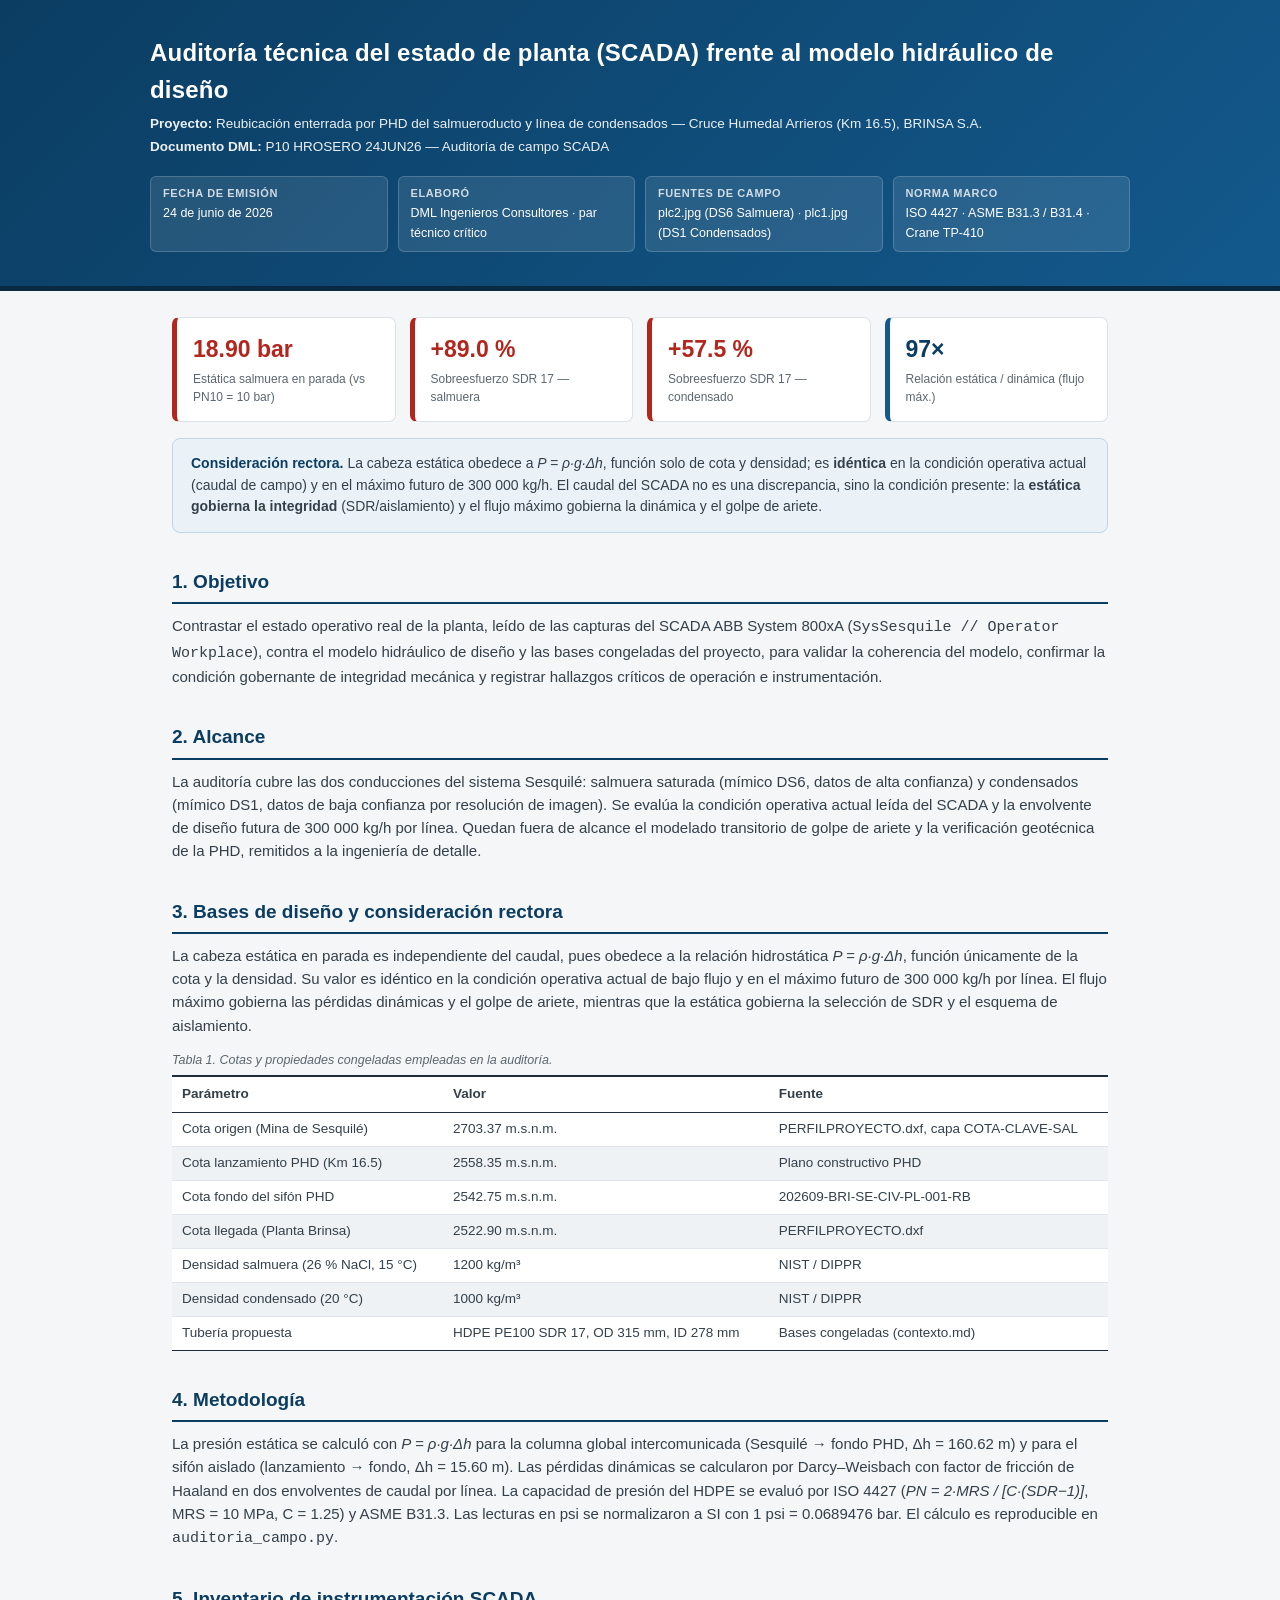
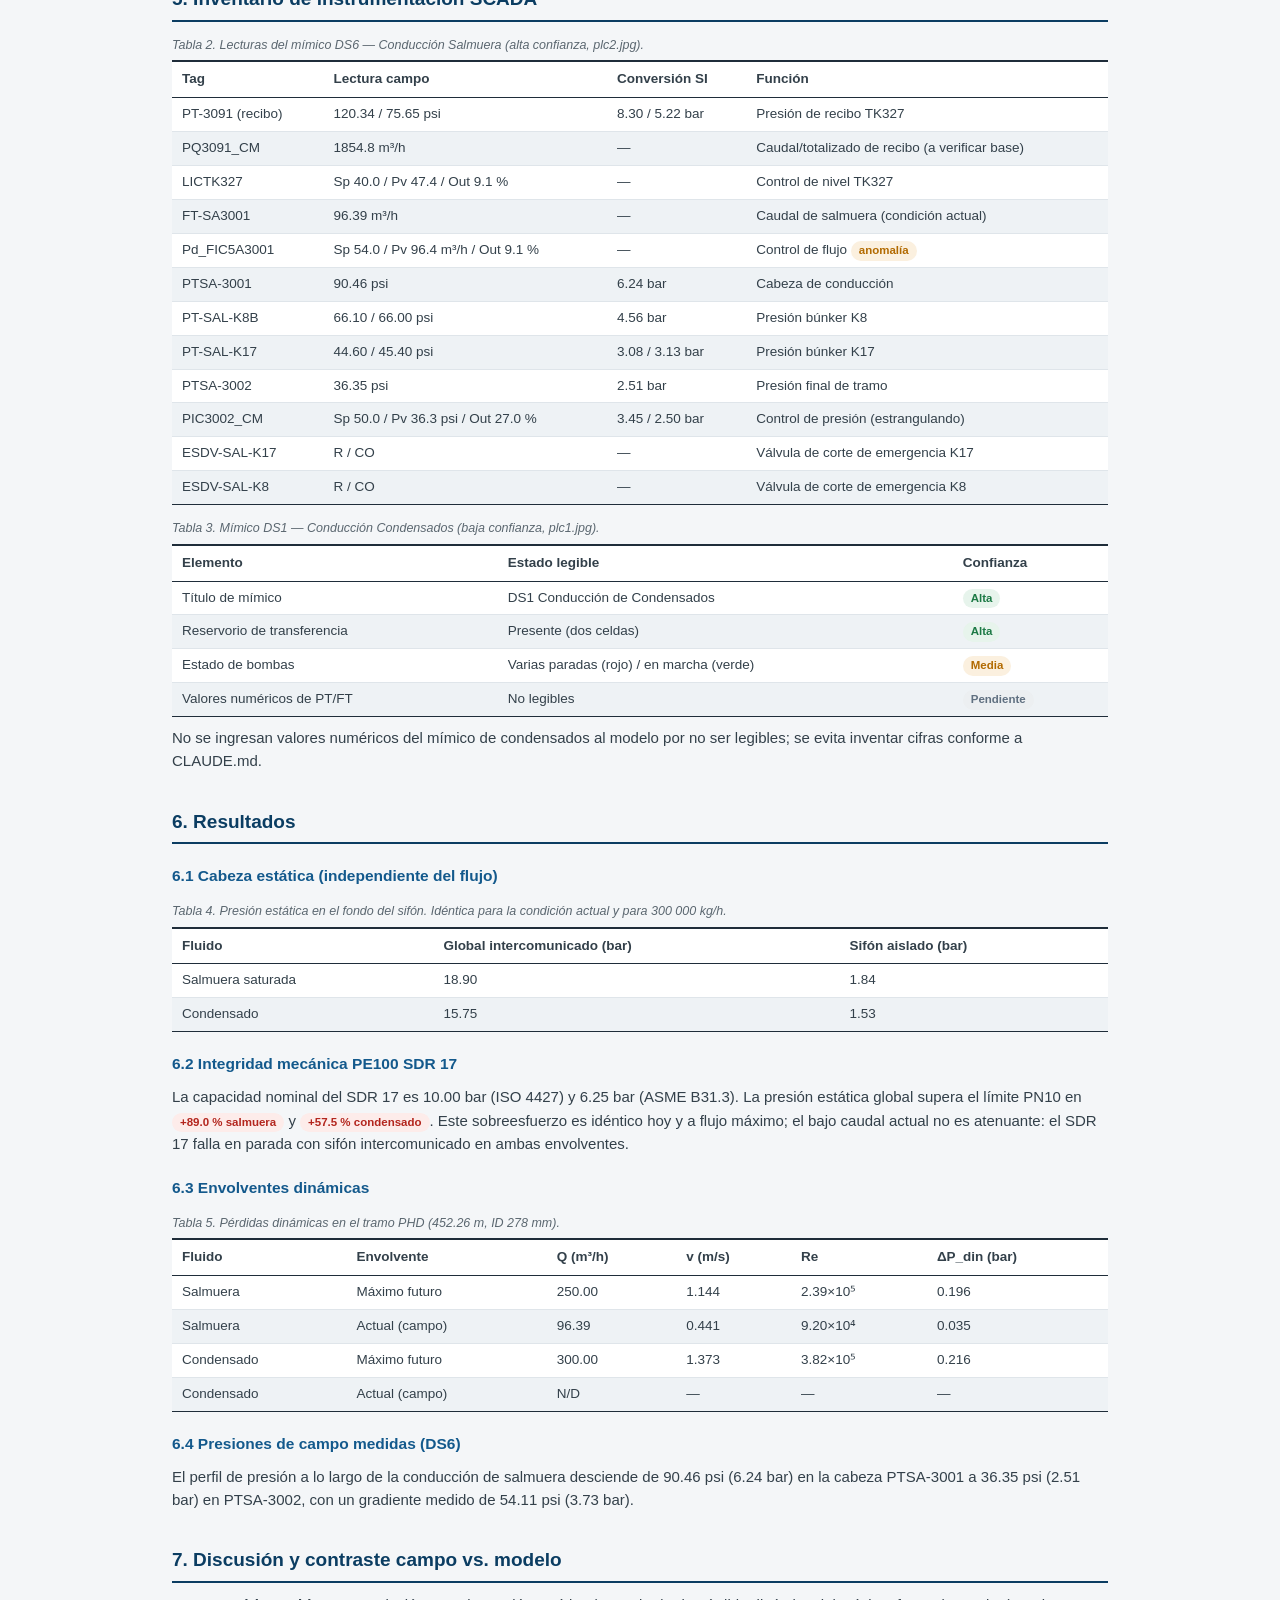
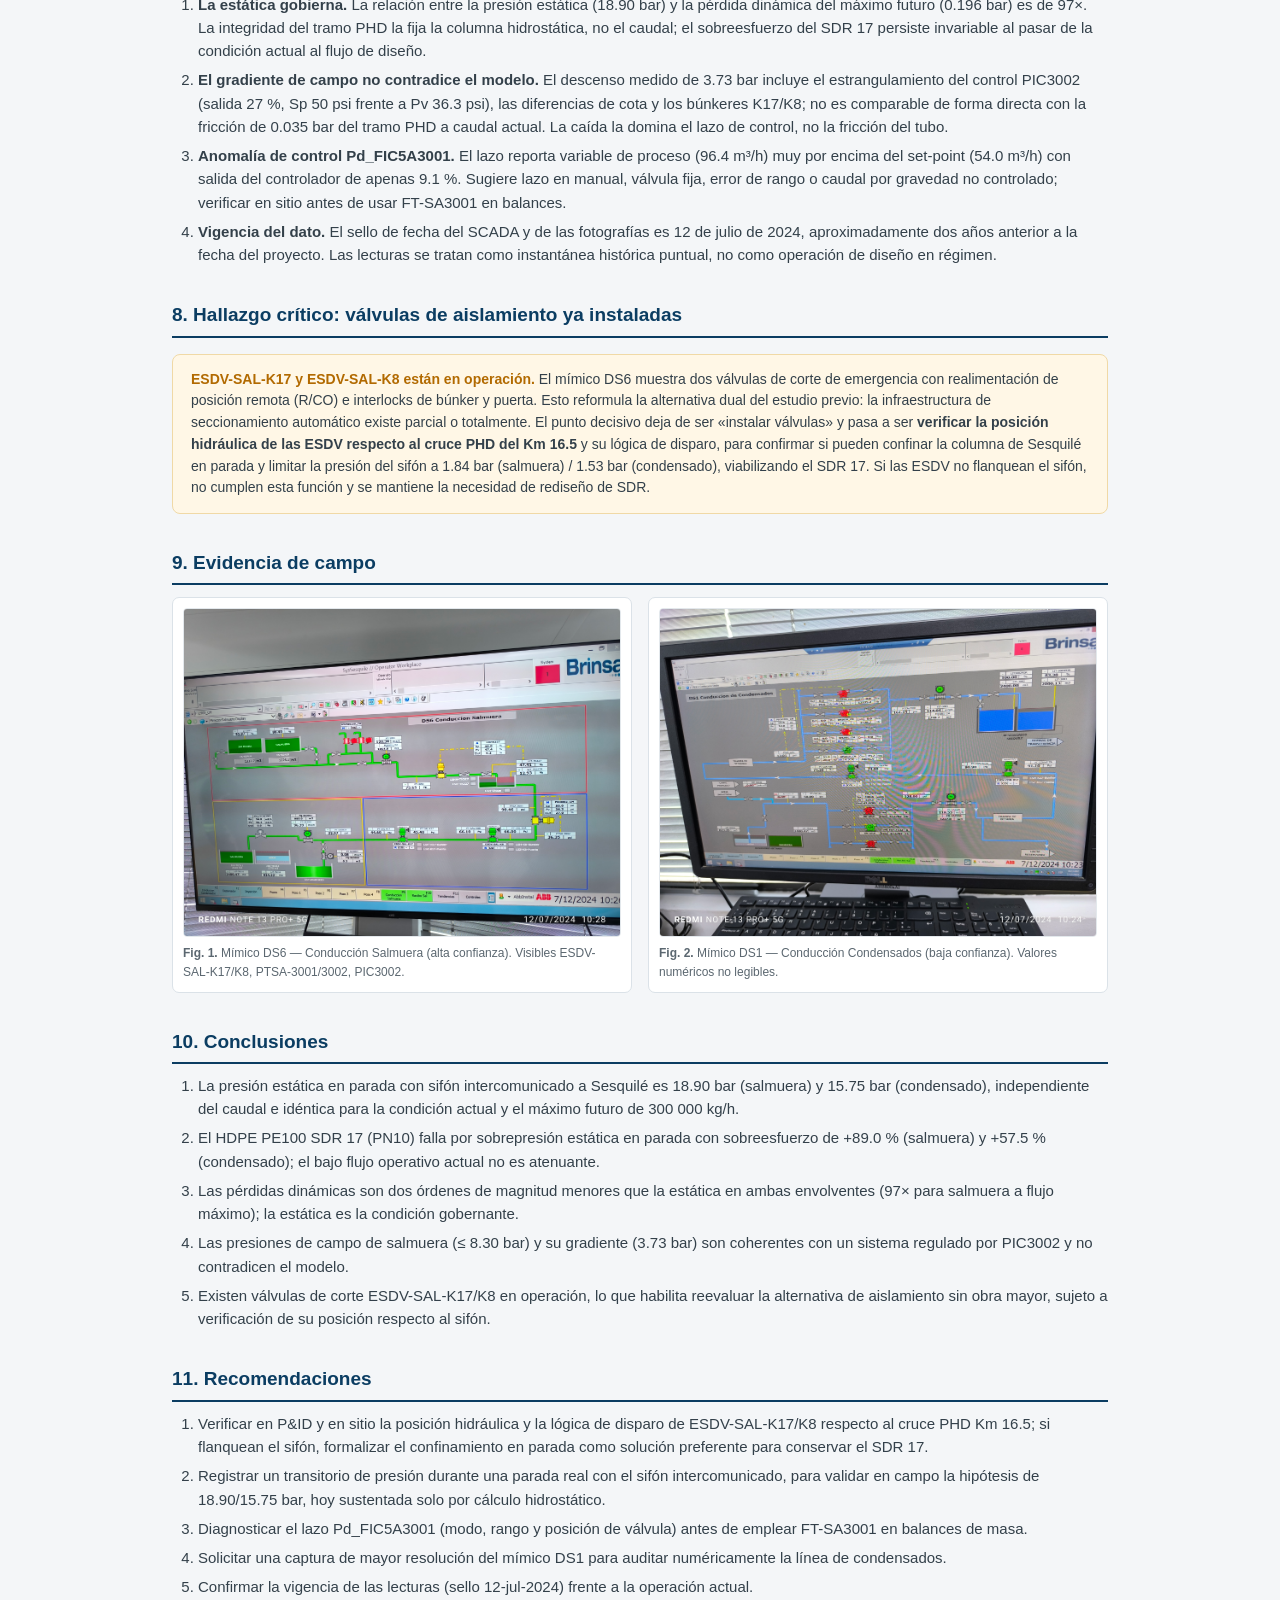
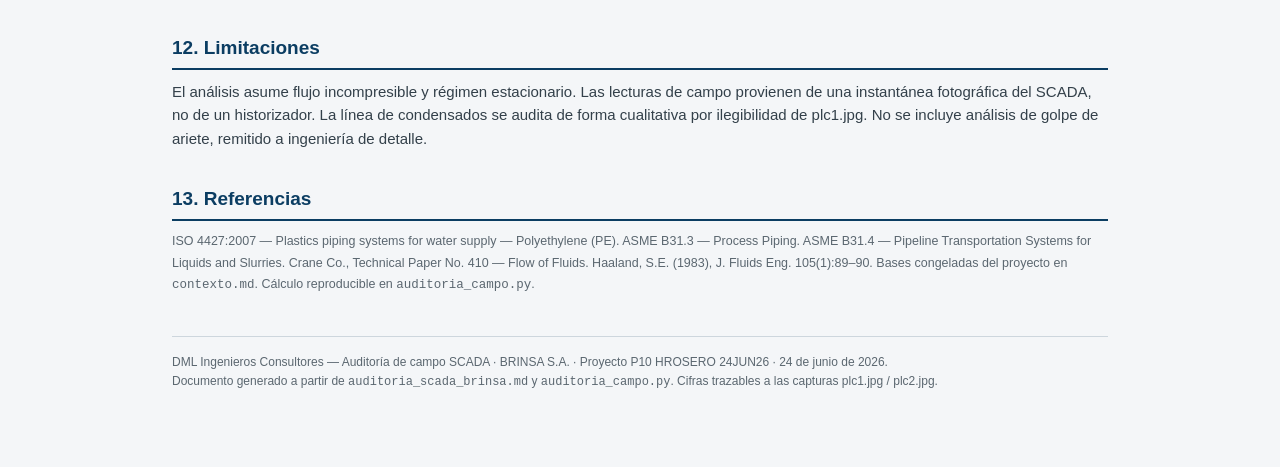
<file: auditoria_scada_brinsa.html>
<!DOCTYPE html>
<html lang="es">
<head>
<meta charset="UTF-8">
<meta name="viewport" content="width=device-width, initial-scale=1.0">
<title>Auditoría SCADA vs. Modelo Hidráulico — BRINSA S.A.</title>
<style>
  :root{
    --azul:#0b3d62; --azul2:#13598c; --gris:#33404a; --gris2:#5b6770;
    --linea:#1f2d3a; --bg:#f4f6f8; --card:#ffffff; --ok:#1d7a46; --falla:#b3261e;
    --warn:#b26a00; --tenue:#eef2f5;
  }
  *{box-sizing:border-box}
  body{margin:0;background:var(--bg);color:var(--gris);
       font-family:"Segoe UI",Calibri,Arial,sans-serif;line-height:1.55;font-size:15px}
  .wrap{max-width:980px;margin:0 auto;padding:0 22px 80px}
  header.doc{background:linear-gradient(135deg,var(--azul),var(--azul2));color:#fff;
       padding:34px 22px;margin-bottom:26px;border-bottom:5px solid #08293f}
  header.doc .inner{max-width:980px;margin:0 auto}
  header.doc h1{margin:0 0 6px;font-size:24px;font-weight:600;letter-spacing:.2px}
  header.doc p{margin:2px 0;font-size:13.5px;opacity:.92}
  .meta{display:grid;grid-template-columns:repeat(auto-fit,minmax(210px,1fr));gap:10px;
        margin-top:18px}
  .meta div{background:rgba(255,255,255,.10);border:1px solid rgba(255,255,255,.18);
        border-radius:6px;padding:8px 12px;font-size:12.5px}
  .meta b{display:block;font-size:11px;text-transform:uppercase;letter-spacing:.6px;
        opacity:.78;margin-bottom:2px;font-weight:600}
  h2{color:var(--azul);font-size:19px;margin:34px 0 10px;padding-bottom:6px;
     border-bottom:2px solid var(--azul)}
  h3{color:var(--azul2);font-size:15.5px;margin:20px 0 6px}
  p{margin:9px 0}
  ol{margin:9px 0 9px 4px;padding-left:22px}
  ol li{margin:6px 0}
  table{width:100%;border-collapse:collapse;margin:14px 0 6px;background:var(--card);
        font-size:13.5px}
  caption{caption-side:top;text-align:left;font-style:italic;color:var(--gris2);
        font-size:12.5px;margin-bottom:5px}
  thead th{border-top:2px solid var(--linea);border-bottom:1.4px solid var(--linea);
        text-align:left;padding:7px 10px;font-weight:600;color:var(--gris)}
  tbody td{border:none;padding:6px 10px;border-bottom:.5px solid #dfe5ea}
  tbody tr:last-child td{border-bottom:1.6px solid var(--linea)}
  tbody tr:nth-child(even){background:var(--tenue)}
  .kpis{display:grid;grid-template-columns:repeat(auto-fit,minmax(180px,1fr));gap:14px;
        margin:6px 0 4px}
  .kpi{background:var(--card);border:1px solid #dbe2e8;border-left:5px solid var(--azul2);
        border-radius:7px;padding:14px 16px}
  .kpi .n{font-size:23px;font-weight:700;color:var(--azul)}
  .kpi .l{font-size:12px;color:var(--gris2);margin-top:2px}
  .kpi.falla{border-left-color:var(--falla)} .kpi.falla .n{color:var(--falla)}
  .kpi.ok{border-left-color:var(--ok)} .kpi.ok .n{color:var(--ok)}
  .tag{display:inline-block;padding:1px 8px;border-radius:11px;font-size:11.5px;
        font-weight:600;white-space:nowrap}
  .t-falla{background:#fdecea;color:var(--falla)} .t-ok{background:#e7f4ec;color:var(--ok)}
  .t-warn{background:#fbf0df;color:var(--warn)} .t-na{background:#eceff1;color:#607080}
  .callout{border-radius:8px;padding:14px 18px;margin:16px 0;border:1px solid;font-size:14px}
  .c-crit{background:#fdecea;border-color:#f3b4ad}
  .c-crit b{color:var(--falla)}
  .c-info{background:#eaf2f8;border-color:#bcd6e8}
  .c-info b{color:var(--azul)}
  .c-key{background:#fff7e6;border-color:#f0d9a6}
  .c-key b{color:var(--warn)}
  .ev{display:grid;grid-template-columns:1fr 1fr;gap:16px;margin:12px 0}
  .ev figure{margin:0;background:var(--card);border:1px solid #dbe2e8;border-radius:7px;
        padding:10px;overflow:hidden}
  .ev img{width:100%;height:auto;border-radius:4px;display:block;border:1px solid #e3e8ec}
  .ev figcaption{font-size:12px;color:var(--gris2);margin-top:7px}
  footer{margin-top:40px;padding-top:16px;border-top:1px solid #cdd6dd;font-size:12px;
        color:var(--gris2)}
  .ref{font-size:12.5px;color:var(--gris2);line-height:1.7}
  @media(max-width:680px){.ev{grid-template-columns:1fr}}
  @media print{body{background:#fff}header.doc{background:var(--azul)!important;
        -webkit-print-color-adjust:exact;print-color-adjust:exact}}
</style>
</head>
<body>
<header class="doc">
  <div class="inner">
    <h1>Auditoría técnica del estado de planta (SCADA) frente al modelo hidráulico de diseño</h1>
    <p><strong>Proyecto:</strong> Reubicación enterrada por PHD del salmueroducto y línea de condensados — Cruce Humedal Arrieros (Km 16.5), BRINSA S.A.</p>
    <p><strong>Documento DML:</strong> P10 HROSERO 24JUN26 — Auditoría de campo SCADA</p>
    <div class="meta">
      <div><b>Fecha de emisión</b>24 de junio de 2026</div>
      <div><b>Elaboró</b>DML Ingenieros Consultores · par técnico crítico</div>
      <div><b>Fuentes de campo</b>plc2.jpg (DS6 Salmuera) · plc1.jpg (DS1 Condensados)</div>
      <div><b>Norma marco</b>ISO 4427 · ASME B31.3 / B31.4 · Crane TP-410</div>
    </div>
  </div>
</header>

<div class="wrap">

  <div class="kpis">
    <div class="kpi falla"><div class="n">18.90 bar</div><div class="l">Estática salmuera en parada (vs PN10 = 10 bar)</div></div>
    <div class="kpi falla"><div class="n">+89.0 %</div><div class="l">Sobreesfuerzo SDR 17 — salmuera</div></div>
    <div class="kpi falla"><div class="n">+57.5 %</div><div class="l">Sobreesfuerzo SDR 17 — condensado</div></div>
    <div class="kpi"><div class="n">97×</div><div class="l">Relación estática / dinámica (flujo máx.)</div></div>
  </div>

  <div class="callout c-info">
    <b>Consideración rectora.</b> La cabeza estática obedece a <em>P = ρ·g·Δh</em>, función solo de cota y densidad; es <strong>idéntica</strong> en la condición operativa actual (caudal de campo) y en el máximo futuro de 300&nbsp;000&nbsp;kg/h. El caudal del SCADA no es una discrepancia, sino la condición presente: la <strong>estática gobierna la integridad</strong> (SDR/aislamiento) y el flujo máximo gobierna la dinámica y el golpe de ariete.
  </div>

  <h2>1. Objetivo</h2>
  <p>Contrastar el estado operativo real de la planta, leído de las capturas del SCADA ABB System 800xA (<code>SysSesquile // Operator Workplace</code>), contra el modelo hidráulico de diseño y las bases congeladas del proyecto, para validar la coherencia del modelo, confirmar la condición gobernante de integridad mecánica y registrar hallazgos críticos de operación e instrumentación.</p>

  <h2>2. Alcance</h2>
  <p>La auditoría cubre las dos conducciones del sistema Sesquilé: salmuera saturada (mímico DS6, datos de alta confianza) y condensados (mímico DS1, datos de baja confianza por resolución de imagen). Se evalúa la condición operativa actual leída del SCADA y la envolvente de diseño futura de 300&nbsp;000&nbsp;kg/h por línea. Quedan fuera de alcance el modelado transitorio de golpe de ariete y la verificación geotécnica de la PHD, remitidos a la ingeniería de detalle.</p>

  <h2>3. Bases de diseño y consideración rectora</h2>
  <p>La cabeza estática en parada es independiente del caudal, pues obedece a la relación hidrostática <em>P = ρ·g·Δh</em>, función únicamente de la cota y la densidad. Su valor es idéntico en la condición operativa actual de bajo flujo y en el máximo futuro de 300&nbsp;000&nbsp;kg/h por línea. El flujo máximo gobierna las pérdidas dinámicas y el golpe de ariete, mientras que la estática gobierna la selección de SDR y el esquema de aislamiento.</p>
  <table>
    <caption>Tabla 1. Cotas y propiedades congeladas empleadas en la auditoría.</caption>
    <thead><tr><th>Parámetro</th><th>Valor</th><th>Fuente</th></tr></thead>
    <tbody>
      <tr><td>Cota origen (Mina de Sesquilé)</td><td>2703.37 m.s.n.m.</td><td>PERFILPROYECTO.dxf, capa COTA-CLAVE-SAL</td></tr>
      <tr><td>Cota lanzamiento PHD (Km 16.5)</td><td>2558.35 m.s.n.m.</td><td>Plano constructivo PHD</td></tr>
      <tr><td>Cota fondo del sifón PHD</td><td>2542.75 m.s.n.m.</td><td>202609-BRI-SE-CIV-PL-001-RB</td></tr>
      <tr><td>Cota llegada (Planta Brinsa)</td><td>2522.90 m.s.n.m.</td><td>PERFILPROYECTO.dxf</td></tr>
      <tr><td>Densidad salmuera (26 % NaCl, 15 °C)</td><td>1200 kg/m³</td><td>NIST / DIPPR</td></tr>
      <tr><td>Densidad condensado (20 °C)</td><td>1000 kg/m³</td><td>NIST / DIPPR</td></tr>
      <tr><td>Tubería propuesta</td><td>HDPE PE100 SDR 17, OD 315 mm, ID 278 mm</td><td>Bases congeladas (contexto.md)</td></tr>
    </tbody>
  </table>

  <h2>4. Metodología</h2>
  <p>La presión estática se calculó con <em>P = ρ·g·Δh</em> para la columna global intercomunicada (Sesquilé → fondo PHD, Δh = 160.62 m) y para el sifón aislado (lanzamiento → fondo, Δh = 15.60 m). Las pérdidas dinámicas se calcularon por Darcy–Weisbach con factor de fricción de Haaland en dos envolventes de caudal por línea. La capacidad de presión del HDPE se evaluó por ISO 4427 (<em>PN = 2·MRS / [C·(SDR−1)]</em>, MRS = 10 MPa, C = 1.25) y ASME B31.3. Las lecturas en psi se normalizaron a SI con 1 psi = 0.0689476 bar. El cálculo es reproducible en <code>auditoria_campo.py</code>.</p>

  <h2>5. Inventario de instrumentación SCADA</h2>
  <table>
    <caption>Tabla 2. Lecturas del mímico DS6 — Conducción Salmuera (alta confianza, plc2.jpg).</caption>
    <thead><tr><th>Tag</th><th>Lectura campo</th><th>Conversión SI</th><th>Función</th></tr></thead>
    <tbody>
      <tr><td>PT-3091 (recibo)</td><td>120.34 / 75.65 psi</td><td>8.30 / 5.22 bar</td><td>Presión de recibo TK327</td></tr>
      <tr><td>PQ3091_CM</td><td>1854.8 m³/h</td><td>—</td><td>Caudal/totalizado de recibo (a verificar base)</td></tr>
      <tr><td>LICTK327</td><td>Sp 40.0 / Pv 47.4 / Out 9.1 %</td><td>—</td><td>Control de nivel TK327</td></tr>
      <tr><td>FT-SA3001</td><td>96.39 m³/h</td><td>—</td><td>Caudal de salmuera (condición actual)</td></tr>
      <tr><td>Pd_FIC5A3001</td><td>Sp 54.0 / Pv 96.4 m³/h / Out 9.1 %</td><td>—</td><td>Control de flujo <span class="tag t-warn">anomalía</span></td></tr>
      <tr><td>PTSA-3001</td><td>90.46 psi</td><td>6.24 bar</td><td>Cabeza de conducción</td></tr>
      <tr><td>PT-SAL-K8B</td><td>66.10 / 66.00 psi</td><td>4.56 bar</td><td>Presión búnker K8</td></tr>
      <tr><td>PT-SAL-K17</td><td>44.60 / 45.40 psi</td><td>3.08 / 3.13 bar</td><td>Presión búnker K17</td></tr>
      <tr><td>PTSA-3002</td><td>36.35 psi</td><td>2.51 bar</td><td>Presión final de tramo</td></tr>
      <tr><td>PIC3002_CM</td><td>Sp 50.0 / Pv 36.3 psi / Out 27.0 %</td><td>3.45 / 2.50 bar</td><td>Control de presión (estrangulando)</td></tr>
      <tr><td>ESDV-SAL-K17</td><td>R / CO</td><td>—</td><td>Válvula de corte de emergencia K17</td></tr>
      <tr><td>ESDV-SAL-K8</td><td>R / CO</td><td>—</td><td>Válvula de corte de emergencia K8</td></tr>
    </tbody>
  </table>
  <table>
    <caption>Tabla 3. Mímico DS1 — Conducción Condensados (baja confianza, plc1.jpg).</caption>
    <thead><tr><th>Elemento</th><th>Estado legible</th><th>Confianza</th></tr></thead>
    <tbody>
      <tr><td>Título de mímico</td><td>DS1 Conducción de Condensados</td><td><span class="tag t-ok">Alta</span></td></tr>
      <tr><td>Reservorio de transferencia</td><td>Presente (dos celdas)</td><td><span class="tag t-ok">Alta</span></td></tr>
      <tr><td>Estado de bombas</td><td>Varias paradas (rojo) / en marcha (verde)</td><td><span class="tag t-warn">Media</span></td></tr>
      <tr><td>Valores numéricos de PT/FT</td><td>No legibles</td><td><span class="tag t-na">Pendiente</span></td></tr>
    </tbody>
  </table>
  <p>No se ingresan valores numéricos del mímico de condensados al modelo por no ser legibles; se evita inventar cifras conforme a CLAUDE.md.</p>

  <h2>6. Resultados</h2>
  <h3>6.1 Cabeza estática (independiente del flujo)</h3>
  <table>
    <caption>Tabla 4. Presión estática en el fondo del sifón. Idéntica para la condición actual y para 300&nbsp;000&nbsp;kg/h.</caption>
    <thead><tr><th>Fluido</th><th>Global intercomunicado (bar)</th><th>Sifón aislado (bar)</th></tr></thead>
    <tbody>
      <tr><td>Salmuera saturada</td><td>18.90</td><td>1.84</td></tr>
      <tr><td>Condensado</td><td>15.75</td><td>1.53</td></tr>
    </tbody>
  </table>
  <h3>6.2 Integridad mecánica PE100 SDR 17</h3>
  <p>La capacidad nominal del SDR 17 es 10.00 bar (ISO 4427) y 6.25 bar (ASME B31.3). La presión estática global supera el límite PN10 en <span class="tag t-falla">+89.0 % salmuera</span> y <span class="tag t-falla">+57.5 % condensado</span>. Este sobreesfuerzo es idéntico hoy y a flujo máximo; el bajo caudal actual no es atenuante: el SDR 17 falla en parada con sifón intercomunicado en ambas envolventes.</p>
  <h3>6.3 Envolventes dinámicas</h3>
  <table>
    <caption>Tabla 5. Pérdidas dinámicas en el tramo PHD (452.26 m, ID 278 mm).</caption>
    <thead><tr><th>Fluido</th><th>Envolvente</th><th>Q (m³/h)</th><th>v (m/s)</th><th>Re</th><th>ΔP_din (bar)</th></tr></thead>
    <tbody>
      <tr><td>Salmuera</td><td>Máximo futuro</td><td>250.00</td><td>1.144</td><td>2.39×10⁵</td><td>0.196</td></tr>
      <tr><td>Salmuera</td><td>Actual (campo)</td><td>96.39</td><td>0.441</td><td>9.20×10⁴</td><td>0.035</td></tr>
      <tr><td>Condensado</td><td>Máximo futuro</td><td>300.00</td><td>1.373</td><td>3.82×10⁵</td><td>0.216</td></tr>
      <tr><td>Condensado</td><td>Actual (campo)</td><td>N/D</td><td>—</td><td>—</td><td>—</td></tr>
    </tbody>
  </table>
  <h3>6.4 Presiones de campo medidas (DS6)</h3>
  <p>El perfil de presión a lo largo de la conducción de salmuera desciende de 90.46 psi (6.24 bar) en la cabeza PTSA-3001 a 36.35 psi (2.51 bar) en PTSA-3002, con un gradiente medido de 54.11 psi (3.73 bar).</p>

  <h2>7. Discusión y contraste campo vs. modelo</h2>
  <ol>
    <li><strong>La estática gobierna.</strong> La relación entre la presión estática (18.90 bar) y la pérdida dinámica del máximo futuro (0.196 bar) es de 97×. La integridad del tramo PHD la fija la columna hidrostática, no el caudal; el sobreesfuerzo del SDR 17 persiste invariable al pasar de la condición actual al flujo de diseño.</li>
    <li><strong>El gradiente de campo no contradice el modelo.</strong> El descenso medido de 3.73 bar incluye el estrangulamiento del control PIC3002 (salida 27 %, Sp 50 psi frente a Pv 36.3 psi), las diferencias de cota y los búnkeres K17/K8; no es comparable de forma directa con la fricción de 0.035 bar del tramo PHD a caudal actual. La caída la domina el lazo de control, no la fricción del tubo.</li>
    <li><strong>Anomalía de control Pd_FIC5A3001.</strong> El lazo reporta variable de proceso (96.4 m³/h) muy por encima del set-point (54.0 m³/h) con salida del controlador de apenas 9.1 %. Sugiere lazo en manual, válvula fija, error de rango o caudal por gravedad no controlado; verificar en sitio antes de usar FT-SA3001 en balances.</li>
    <li><strong>Vigencia del dato.</strong> El sello de fecha del SCADA y de las fotografías es 12 de julio de 2024, aproximadamente dos años anterior a la fecha del proyecto. Las lecturas se tratan como instantánea histórica puntual, no como operación de diseño en régimen.</li>
  </ol>

  <h2>8. Hallazgo crítico: válvulas de aislamiento ya instaladas</h2>
  <div class="callout c-key">
    <b>ESDV-SAL-K17 y ESDV-SAL-K8 están en operación.</b> El mímico DS6 muestra dos válvulas de corte de emergencia con realimentación de posición remota (R/CO) e interlocks de búnker y puerta. Esto reformula la alternativa dual del estudio previo: la infraestructura de seccionamiento automático existe parcial o totalmente. El punto decisivo deja de ser «instalar válvulas» y pasa a ser <strong>verificar la posición hidráulica de las ESDV respecto al cruce PHD del Km 16.5</strong> y su lógica de disparo, para confirmar si pueden confinar la columna de Sesquilé en parada y limitar la presión del sifón a 1.84 bar (salmuera) / 1.53 bar (condensado), viabilizando el SDR 17. Si las ESDV no flanquean el sifón, no cumplen esta función y se mantiene la necesidad de rediseño de SDR.
  </div>

  <h2>9. Evidencia de campo</h2>
  <div class="ev">
    <figure><img src="plc2.jpg" alt="Mímico DS6 Conducción Salmuera">
      <figcaption><strong>Fig. 1.</strong> Mímico DS6 — Conducción Salmuera (alta confianza). Visibles ESDV-SAL-K17/K8, PTSA-3001/3002, PIC3002.</figcaption></figure>
    <figure><img src="plc1.jpg" alt="Mímico DS1 Conducción Condensados">
      <figcaption><strong>Fig. 2.</strong> Mímico DS1 — Conducción Condensados (baja confianza). Valores numéricos no legibles.</figcaption></figure>
  </div>

  <h2>10. Conclusiones</h2>
  <ol>
    <li>La presión estática en parada con sifón intercomunicado a Sesquilé es 18.90 bar (salmuera) y 15.75 bar (condensado), independiente del caudal e idéntica para la condición actual y el máximo futuro de 300&nbsp;000&nbsp;kg/h.</li>
    <li>El HDPE PE100 SDR 17 (PN10) falla por sobrepresión estática en parada con sobreesfuerzo de +89.0 % (salmuera) y +57.5 % (condensado); el bajo flujo operativo actual no es atenuante.</li>
    <li>Las pérdidas dinámicas son dos órdenes de magnitud menores que la estática en ambas envolventes (97× para salmuera a flujo máximo); la estática es la condición gobernante.</li>
    <li>Las presiones de campo de salmuera (≤ 8.30 bar) y su gradiente (3.73 bar) son coherentes con un sistema regulado por PIC3002 y no contradicen el modelo.</li>
    <li>Existen válvulas de corte ESDV-SAL-K17/K8 en operación, lo que habilita reevaluar la alternativa de aislamiento sin obra mayor, sujeto a verificación de su posición respecto al sifón.</li>
  </ol>

  <h2>11. Recomendaciones</h2>
  <ol>
    <li>Verificar en P&amp;ID y en sitio la posición hidráulica y la lógica de disparo de ESDV-SAL-K17/K8 respecto al cruce PHD Km 16.5; si flanquean el sifón, formalizar el confinamiento en parada como solución preferente para conservar el SDR 17.</li>
    <li>Registrar un transitorio de presión durante una parada real con el sifón intercomunicado, para validar en campo la hipótesis de 18.90/15.75 bar, hoy sustentada solo por cálculo hidrostático.</li>
    <li>Diagnosticar el lazo Pd_FIC5A3001 (modo, rango y posición de válvula) antes de emplear FT-SA3001 en balances de masa.</li>
    <li>Solicitar una captura de mayor resolución del mímico DS1 para auditar numéricamente la línea de condensados.</li>
    <li>Confirmar la vigencia de las lecturas (sello 12-jul-2024) frente a la operación actual.</li>
  </ol>

  <h2>12. Limitaciones</h2>
  <p>El análisis asume flujo incompresible y régimen estacionario. Las lecturas de campo provienen de una instantánea fotográfica del SCADA, no de un historizador. La línea de condensados se audita de forma cualitativa por ilegibilidad de plc1.jpg. No se incluye análisis de golpe de ariete, remitido a ingeniería de detalle.</p>

  <h2>13. Referencias</h2>
  <p class="ref">ISO 4427:2007 — Plastics piping systems for water supply — Polyethylene (PE). ASME B31.3 — Process Piping. ASME B31.4 — Pipeline Transportation Systems for Liquids and Slurries. Crane Co., Technical Paper No. 410 — Flow of Fluids. Haaland, S.E. (1983), J. Fluids Eng. 105(1):89–90. Bases congeladas del proyecto en <code>contexto.md</code>. Cálculo reproducible en <code>auditoria_campo.py</code>.</p>

  <footer>
    DML Ingenieros Consultores — Auditoría de campo SCADA · BRINSA S.A. · Proyecto P10 HROSERO 24JUN26 · 24 de junio de 2026.<br>
    Documento generado a partir de <code>auditoria_scada_brinsa.md</code> y <code>auditoria_campo.py</code>. Cifras trazables a las capturas plc1.jpg / plc2.jpg.
  </footer>

</div>
</body>
</html>
</file>
